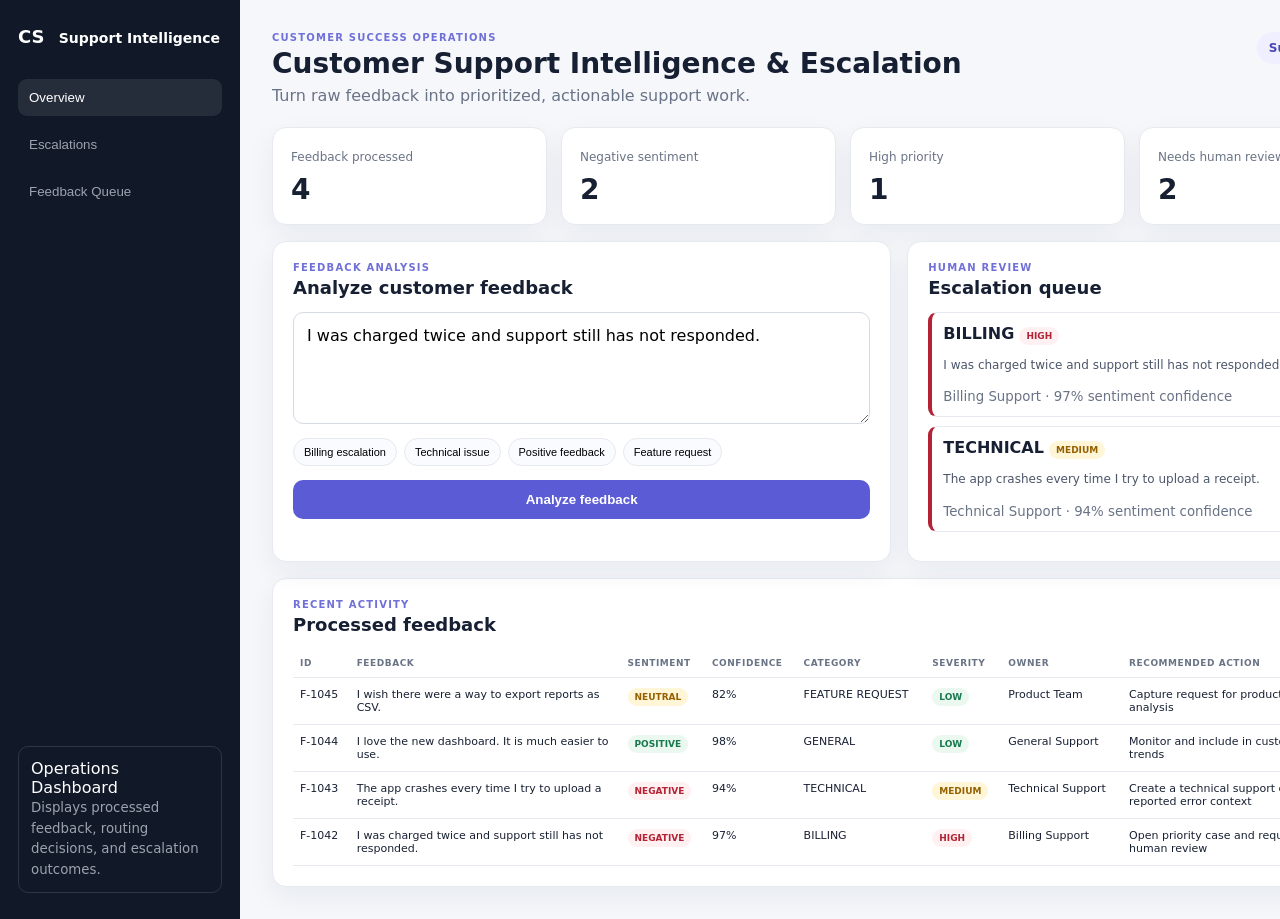
<file: project1-feedback-analysis/dashboard/index.html>
<!doctype html>
<html lang="en">
<head>
<meta charset="utf-8">
<meta name="viewport" content="width=device-width,initial-scale=1">
<title>Customer Support Intelligence</title>
<link rel="stylesheet" href="styles.css">
</head>
<body>
<div class="layout">
<aside>
  <div class="brand">CS <span>Support Intelligence</span></div>
  <button class="active">Overview</button>
  <button>Escalations</button>
  <button>Feedback Queue</button>
  <div class="note">Operations Dashboard<br><small>Displays processed feedback, routing decisions, and escalation outcomes.</small></div>
</aside>
<main>
  <header>
    <div><p class="eyebrow">CUSTOMER SUCCESS OPERATIONS</p><h1>Customer Support Intelligence &amp; Escalation</h1><p>Turn raw feedback into prioritized, actionable support work.</p></div>
    <span class="badge">Support Operations</span>
  </header>

  <section id="metrics" class="metrics"></section>

  <section class="grid">
    <div class="panel">
      <p class="eyebrow">FEEDBACK ANALYSIS</p><h2>Analyze customer feedback</h2>
      <textarea id="input">I was charged twice and support still has not responded.</textarea>
      <div class="examples">
        <button data-example="billing">Billing escalation</button>
        <button data-example="technical">Technical issue</button>
        <button data-example="positive">Positive feedback</button>
        <button data-example="feature">Feature request</button>
      </div>
      <button id="analyze" class="primary">Analyze feedback</button>
      <div id="result"></div>
    </div>

    <div class="panel">
      <div class="panel-head"><div><p class="eyebrow">HUMAN REVIEW</p><h2>Escalation queue</h2></div><span id="count" class="count"></span></div>
      <div id="queue"></div>
    </div>
  </section>

  <section class="panel">
    <p class="eyebrow">RECENT ACTIVITY</p><h2>Processed feedback</h2>
    <div class="table-wrap"><table><thead><tr><th>ID</th><th>Feedback</th><th>Sentiment</th><th>Confidence</th><th>Category</th><th>Severity</th><th>Owner</th><th>Recommended action</th></tr></thead><tbody id="table"></tbody></table></div>
  </section>
</main>
</div>
<script src="script.js"></script>
</body>
</html>
</file>
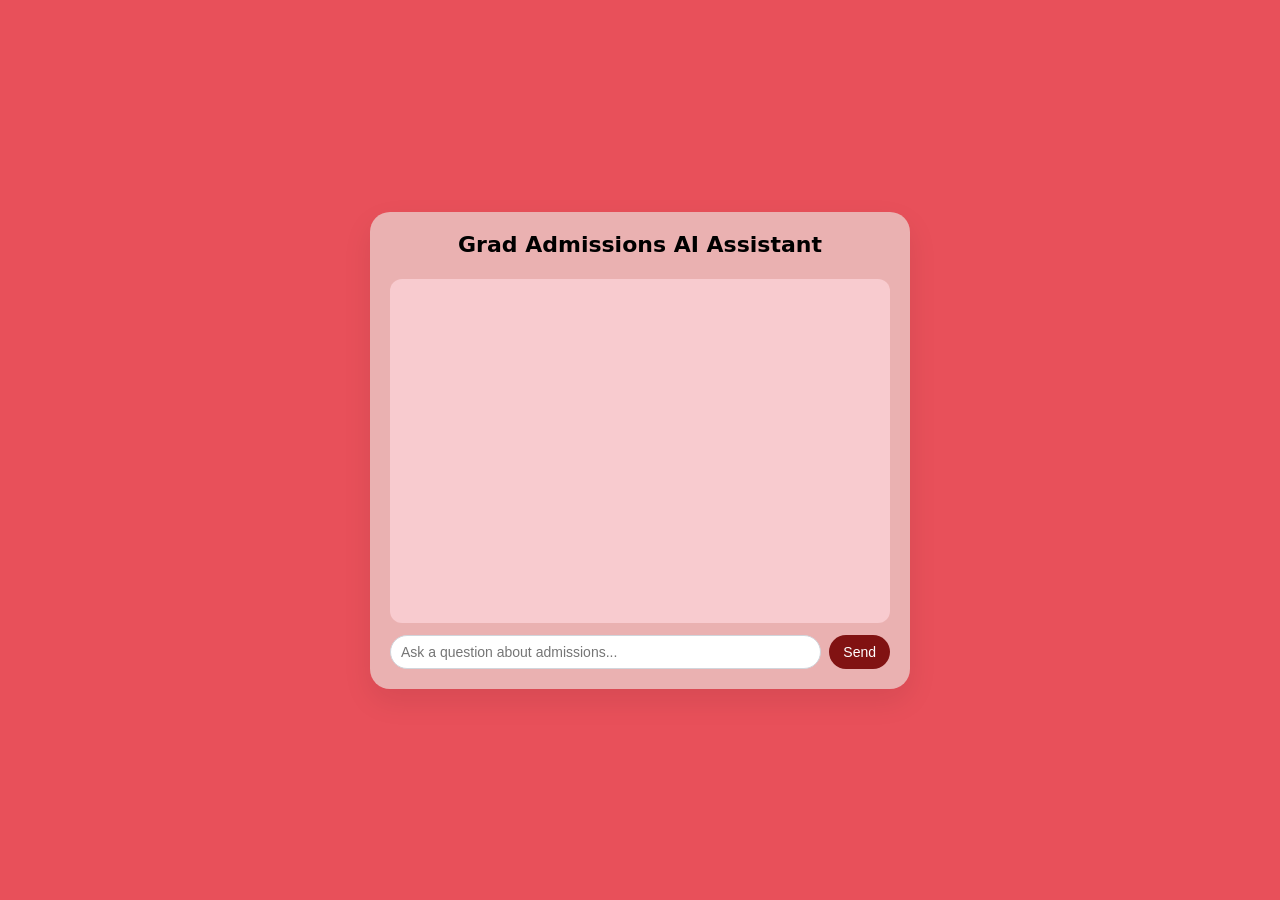
<file: project2-ai-admissions-faq-chatbot/frontend/index.html>
<!DOCTYPE html>
<html lang="en">
<head>
  <meta charset="UTF-8">
  <title>AI FAQ Chatbot</title>
  <link rel="stylesheet" href="styles.css">
</head>
<body>
  <div class="chat-container">
    <h1>Grad Admissions AI Assistant</h1>
    <div id="chat-window"></div>
    <div class="input-row">
      <input id="question" type="text" placeholder="Ask a question about admissions..." />
      <button onclick="sendMessage()">Send</button>
    </div>
  </div>
  <script src="script.js"></script>
</body>
</html>
</file>
<file: project1-feedback-analysis/dashboard/styles.css>
*{box-sizing:border-box}body{margin:0;font-family:Inter,system-ui,sans-serif;background:#f5f7fb;color:#172033}.layout{min-height:100vh;display:grid;grid-template-columns:240px 1fr}aside{background:#111827;color:#fff;padding:26px 18px;display:flex;flex-direction:column;gap:10px}.brand{font-weight:800;font-size:18px;margin-bottom:22px}.brand span{font-size:14px;margin-left:8px}.note{margin-top:auto;border:1px solid #ffffff20;padding:12px;border-radius:10px;color:#fff}.note small{color:#9ca3af;line-height:1.4}aside button{border:0;background:transparent;color:#9ca3af;text-align:left;padding:11px;border-radius:9px}.active{background:#ffffff17!important;color:#fff!important}main{padding:32px;max-width:1500px;width:100%}header{display:flex;justify-content:space-between;gap:20px;align-items:flex-start;margin-bottom:22px}header h1{margin:4px 0 6px;font-size:28px}header p{margin:0;color:#697386}.eyebrow{font-size:10px;letter-spacing:.12em;font-weight:800;color:#7070d8;margin:0}.badge{background:#efefff;color:#4747b6;border-radius:999px;padding:9px 12px;font-size:12px;font-weight:800}.metrics{display:grid;grid-template-columns:repeat(4,1fr);gap:14px;margin-bottom:16px}.metric,.panel{background:#fff;border:1px solid #e6e9ef;border-radius:14px;box-shadow:0 10px 28px #1922380f}.metric{padding:18px}.metric span{font-size:12px;color:#697386}.metric b{display:block;font-size:28px;margin-top:8px}.grid{display:grid;grid-template-columns:1.1fr .9fr;gap:16px;margin-bottom:16px}.panel{padding:20px}.panel h2{margin:4px 0 14px;font-size:18px}.panel-head{display:flex;justify-content:space-between;gap:16px}.count{background:#fff0f2;color:#b42335;border-radius:999px;padding:6px 9px;font-size:10px;font-weight:800;height:max-content}textarea{width:100%;min-height:112px;border:1px solid #d6dae4;border-radius:10px;padding:13px;font:inherit}.examples{display:flex;gap:7px;flex-wrap:wrap;margin:10px 0 14px}.examples button{border:1px solid #e6e9ef;background:#fafbfe;border-radius:999px;padding:7px 10px;font-size:11px}.primary{width:100%;border:0;border-radius:10px;background:#5b5bd6;color:#fff;padding:12px;font-weight:800}.result{border-top:1px solid #e6e9ef;margin-top:14px;padding-top:14px}.result-grid{display:grid;grid-template-columns:repeat(2,1fr);gap:9px}.result-grid div{border:1px solid #e6e9ef;background:#fafbfc;border-radius:9px;padding:10px}.result-grid span{display:block;color:#697386;font-size:10px;margin-bottom:4px}.action{margin-top:9px;background:#efefff;color:#4040a8;padding:11px;border-radius:9px;font-size:12px}.queue-card{border:1px solid #e6e9ef;border-left:4px solid #b42335;border-radius:9px;padding:11px;margin-bottom:9px}.queue-card p{font-size:12px;color:#4c566a;line-height:1.45}.queue-card small{color:#697386}.pill{display:inline-block;border-radius:999px;padding:4px 7px;font-size:9px;font-weight:800}.negative,.high{background:#fff0f2;color:#b42335}.positive,.low{background:#eaf8ef;color:#18794e}.neutral,.mixed,.medium{background:#fff6d8;color:#956000}.table-wrap{overflow-x:auto}table{width:100%;border-collapse:collapse;min-width:1100px}th{text-align:left;color:#697386;font-size:9px;text-transform:uppercase;letter-spacing:.06em;padding:9px 7px;border-bottom:1px solid #e6e9ef}td{padding:10px 7px;border-bottom:1px solid #e6e9ef;font-size:11px;vertical-align:top}td:nth-child(2),td:nth-child(8){max-width:250px}@media(max-width:900px){.layout{grid-template-columns:1fr}aside{display:none}.grid{grid-template-columns:1fr}.metrics{grid-template-columns:repeat(2,1fr)}main{padding:20px}}
</file>
<file: project2-ai-admissions-faq-chatbot/frontend/styles.css>
body {
  font-family: system-ui, -apple-system, BlinkMacSystemFont, "Segoe UI", sans-serif;
  background: #e8505a;
  display: flex;
  justify-content: center;
  align-items: center;
  height: 100vh;
  margin: 0;
}

.chat-container {
  background: #eab1b1;
  border-radius: 20px;
  box-shadow: 0 12px 30px rgba(0, 0, 0, 0.08);
  width: 500px;
  max-width: 95%;
  padding: 20px;
  display: flex;
  flex-direction: column;
  gap: 12px;
}

h1 {
  text-align: center;
  margin: 0 0 10px;
  font-size: 22px;
}

#chat-window {
  background: #f8cbcf;
  border-radius: 12px;
  padding: 12px;
  height: 320px;
  overflow-y: auto;
  font-size: 16px;
}

.message {
  margin-bottom: 10px;
}

.message.user {
  text-align: right;
}

.message.bot {
  text-align: left;
}

.message span.label {
  font-weight: 600;
}

.message .bubble {
  display: inline-block;
  padding: 8px 10px;
  border-radius: 12px;
  margin-top: 2px;
}

.message.user .bubble {
  background: #990a22;
  color: white;
}

.message.bot .bubble {
  background: #e8505a;
}

.input-row {
  display: flex;
  gap: 8px;
}

#question {
  flex: 1;
  padding: 8px 10px;
  border-radius: 999px;
  border: 1px solid #d1d5db;
  font-size: 14px;
}

button {
  padding: 8px 14px;
  border-radius: 999px;
  border: none;
  background: #811212;
  color: white;
  cursor: pointer;
  font-size: 14px;
}

button:hover {
  background: #ba224a;
}
</file>
